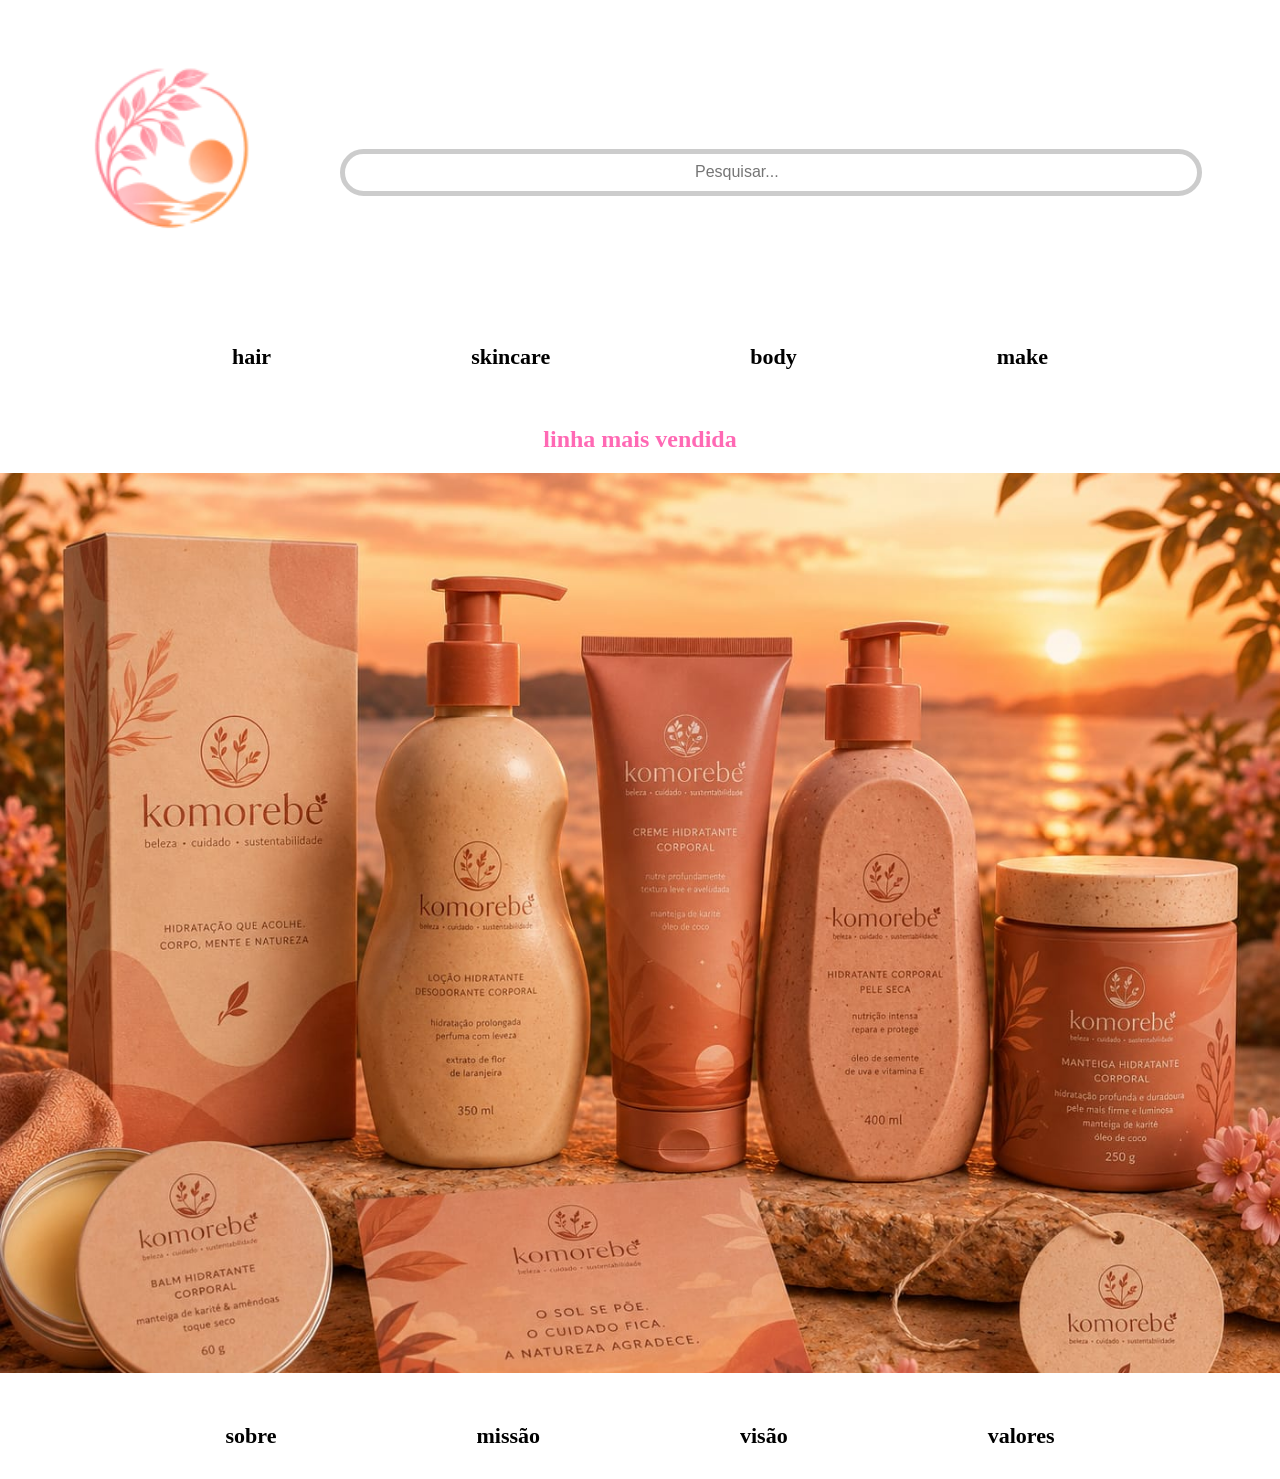
<file: index.html>
<!DOCTYPE html>
<html lang="pt-BR">
<head>
    <meta charset="UTF-8">
    <meta name="viewport" content="width=device-width, initial-scale=1.0px">
    <title>Komorebe</title>
    <link rel="shortcut icon" href="image/android-chrome-192x192.png" type="image/x-icon">
    <link rel="stylesheet" href="style.css">
</head>
<body>
<header>
    <div class="topo">
    <a href="index.html" >
            <img src="image/android-chrome-192x192.png" alt="" class="logo">
    </a>
     <input type="text" placeholder="Pesquisar...">
    </div>
    <nav>
    <ul type="none">
        <li><a href="hair.html" target="_self" class="click">hair</a></li>
        <li><a href="skincare.html" target="_self" class="click">skincare</a></li>
        <li><a href="body.html" target="_self" class="click">body</a></li>
        <li><a href="make.html" target="_self" class="click">make</a></li>
    </ul>
    </nav>
</header>
<main>
    <h2 class="sub">linha mais vendida</h2>
    <img src="image/WhatsApp Image 2026-05-20 at 1.48.15 PM.jpeg" class="imagem">
</main>
<footer>
    <a href="sobre.html" target="_self" class="clique">sobre</a>
    <a href="missao.html" target="_self" class="clique">missão</a>
    <a href="visao.html" target="_self" class="clique">visão</a>
    <a href="valores.html" target="_self" class="clique">valores</a>
</footer>
</body>
</html>
</file>
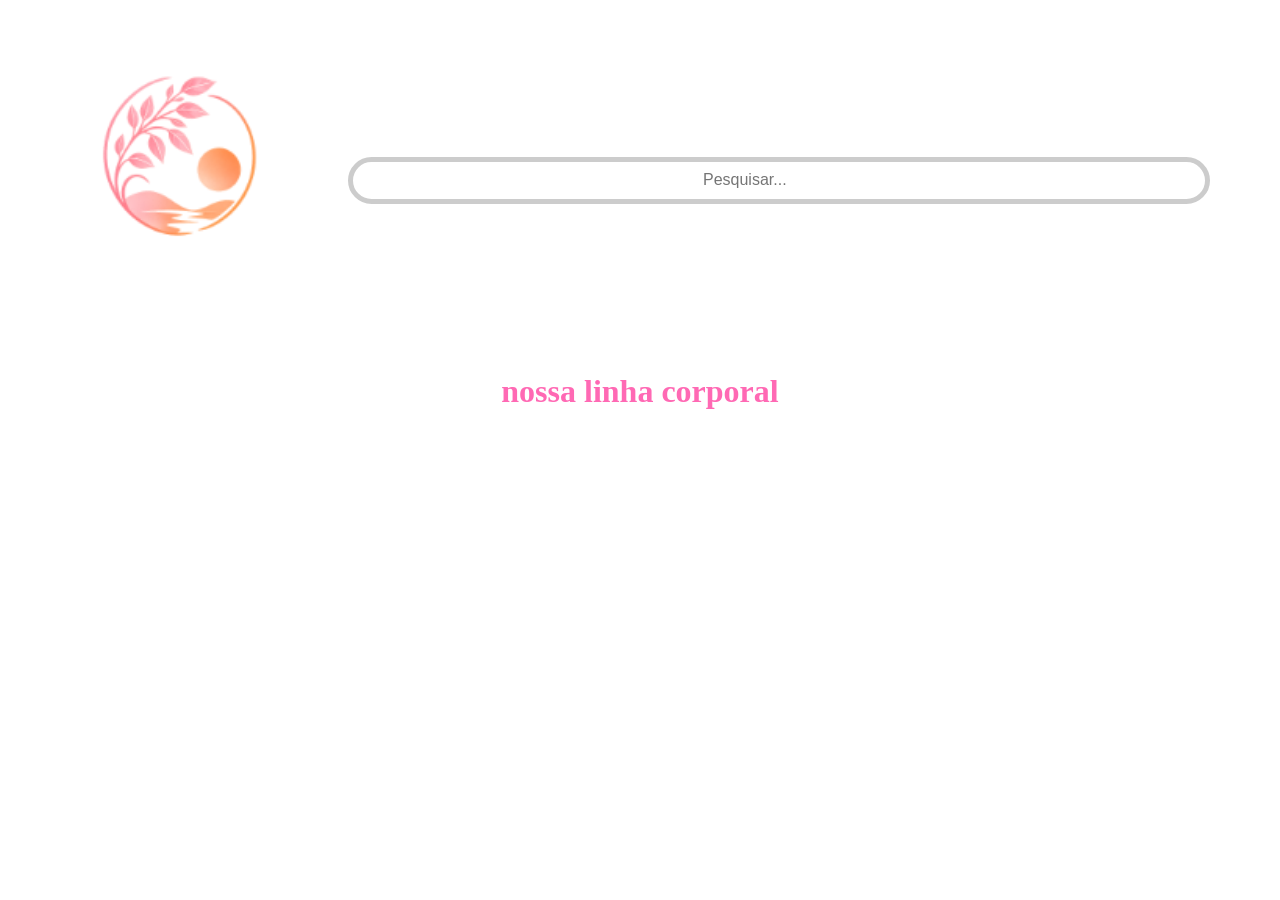
<file: body.html>
<!DOCTYPE html>
<html lang="en">
<head>
    <meta charset="UTF-8">
    <meta name="viewport" content="width=device-width, initial-scale=1.0">
    <title>Komorebe</title>
    <link rel="stylesheet" href="style1.css">
    <link rel="shortcut icon" href="image/android-chrome-192x192.png" type="image/x-icon">
</head>
<header>
    <div class="topo">
    <a href="index.html" >
            <img src="image/android-chrome-192x192.png" alt="" class="logo">
    </a>
     <input type="text" placeholder="Pesquisar...">
    </div>
</header>
<body>
    <h1>nossa linha corporal</h1>
    
</body>
</html>
</file>
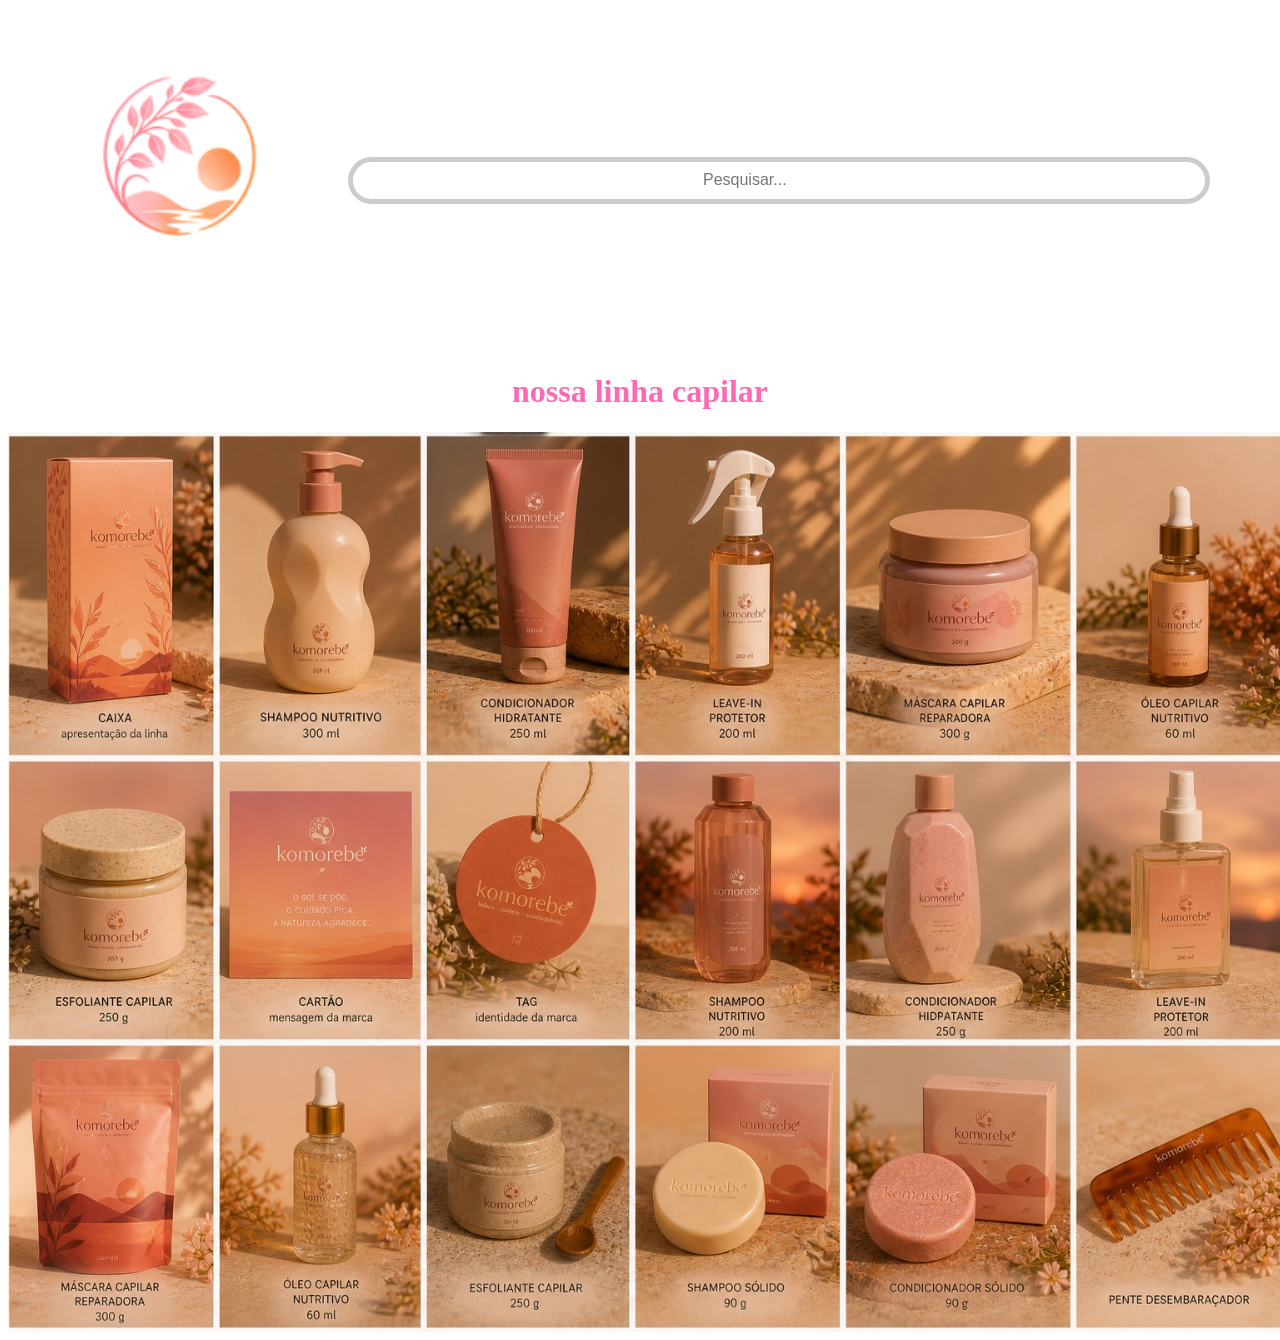
<file: hair.html>
<!DOCTYPE html>
<html lang="en">
<head>
    <meta charset="UTF-8">
    <meta name="viewport" content="width=device-width, initial-scale=1.0">
    <title>Komorebe</title>
    <link rel="stylesheet" href="style1.css">
    <link rel="shortcut icon" href="image/android-chrome-192x192.png" type="image/x-icon">
</head>
<header>
    <div class="topo">
    <a href="index.html" >
            <img src="image/android-chrome-192x192.png" alt="" class="logo">
    </a>
     <input type="text" placeholder="Pesquisar...">
    </div>
</header>
<body>
    <h1>nossa linha capilar</h1>
    <img src="image/WhatsApp Image 2026-05-20 at 1.45.45 PM (1).jpeg" class="imagem">
</body>
</html>
</file>
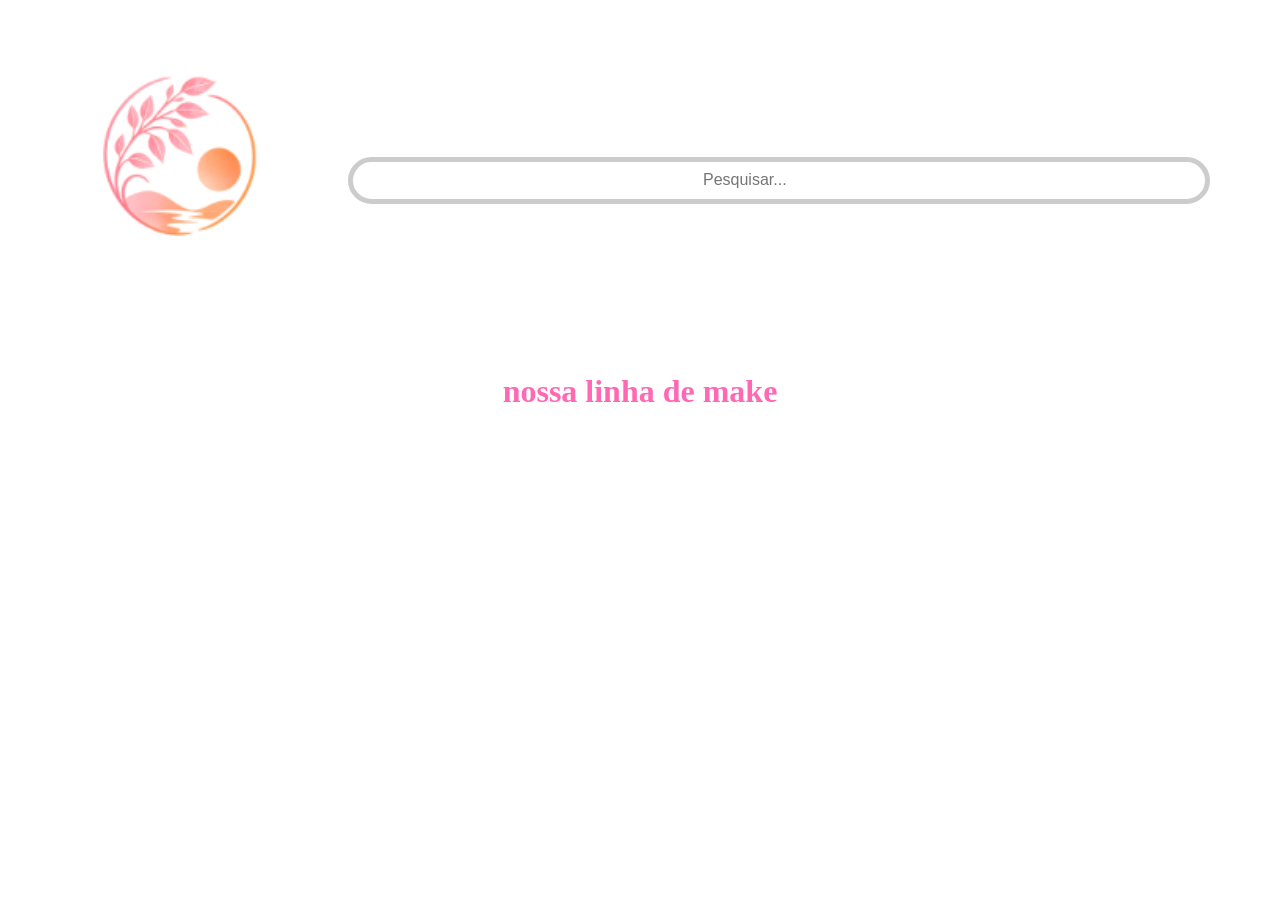
<file: make.html>
<!DOCTYPE html>
<html lang="en">
<head>
    <meta charset="UTF-8">
    <meta name="viewport" content="width=device-width, initial-scale=1.0">
    <title>Komorebe</title>
    <link rel="stylesheet" href="style1.css">
    <link rel="shortcut icon" href="image/android-chrome-192x192.png" type="image/x-icon">
</head>
<header>
    <div class="topo">
    <a href="index.html" >
            <img src="image/android-chrome-192x192.png" alt="" class="logo">
    </a>
     <input type="text" placeholder="Pesquisar...">
    </div>
</header>
<body>
    <h1>nossa linha de make</h1>
    
</body>
</html>
</file>
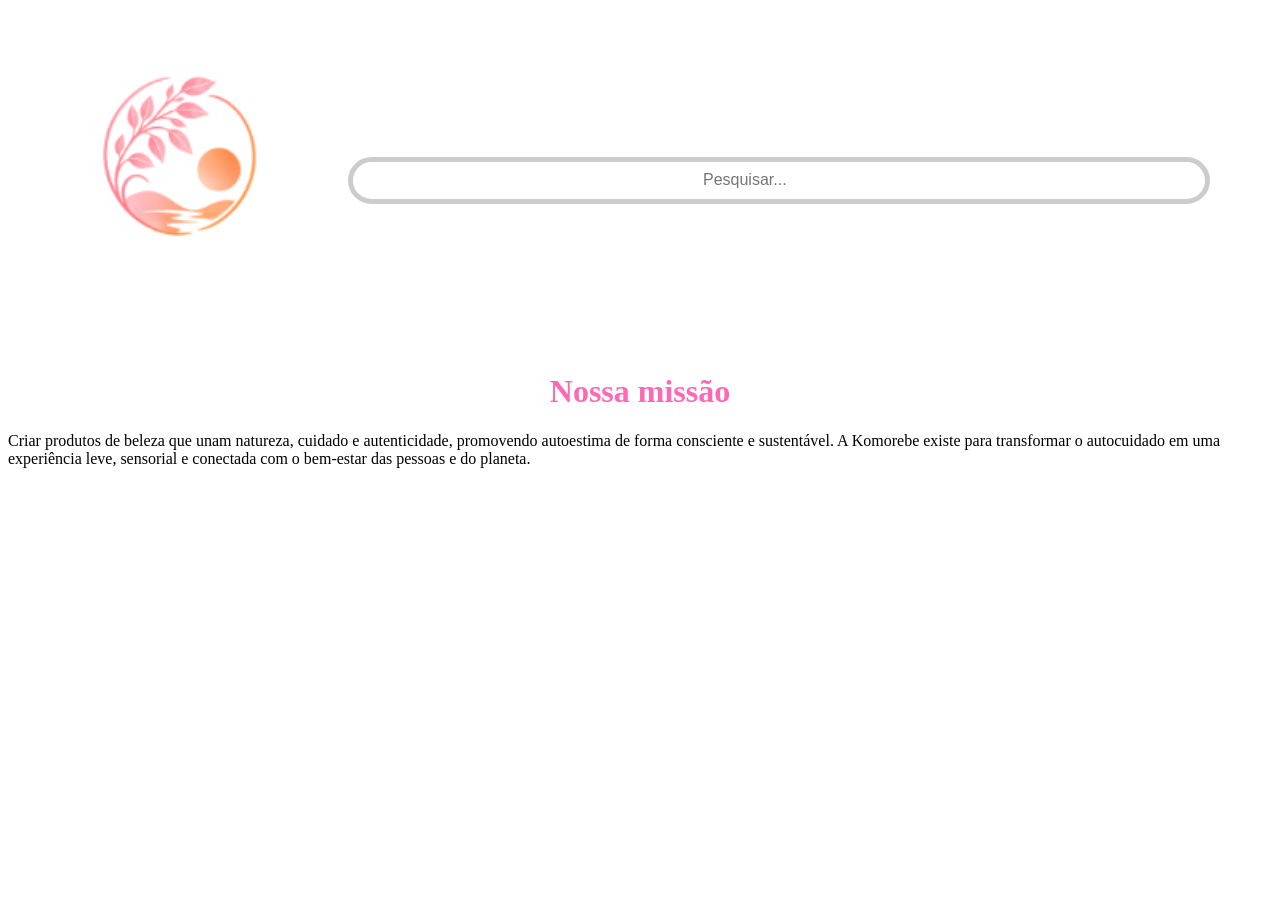
<file: missao.html>
<!DOCTYPE html>
<html lang="en">
<head>
    <meta charset="UTF-8">
    <meta name="viewport" content="width=device-width, initial-scale=1.0">
    <title>Komorebe</title>
    <link rel="shortcut icon" href="image/android-chrome-192x192.png" type="image/x-icon">
    <link rel="stylesheet" href="style1.css">
</head>
<header>
    <div class="topo">
    <a href="index.html" >
            <img src="image/android-chrome-192x192.png" alt="" class="logo">
    </a>
     <input type="text" placeholder="Pesquisar...">
    </div>
</header>
<body>
    <h1>Nossa missão</h1>
    <p>Criar produtos de beleza que unam natureza, cuidado e autenticidade, promovendo autoestima de forma consciente e sustentável. A Komorebe existe para transformar o autocuidado em uma experiência leve, sensorial e conectada com o bem-estar das pessoas e do planeta.</p>
    
</body>
</html>
</file>
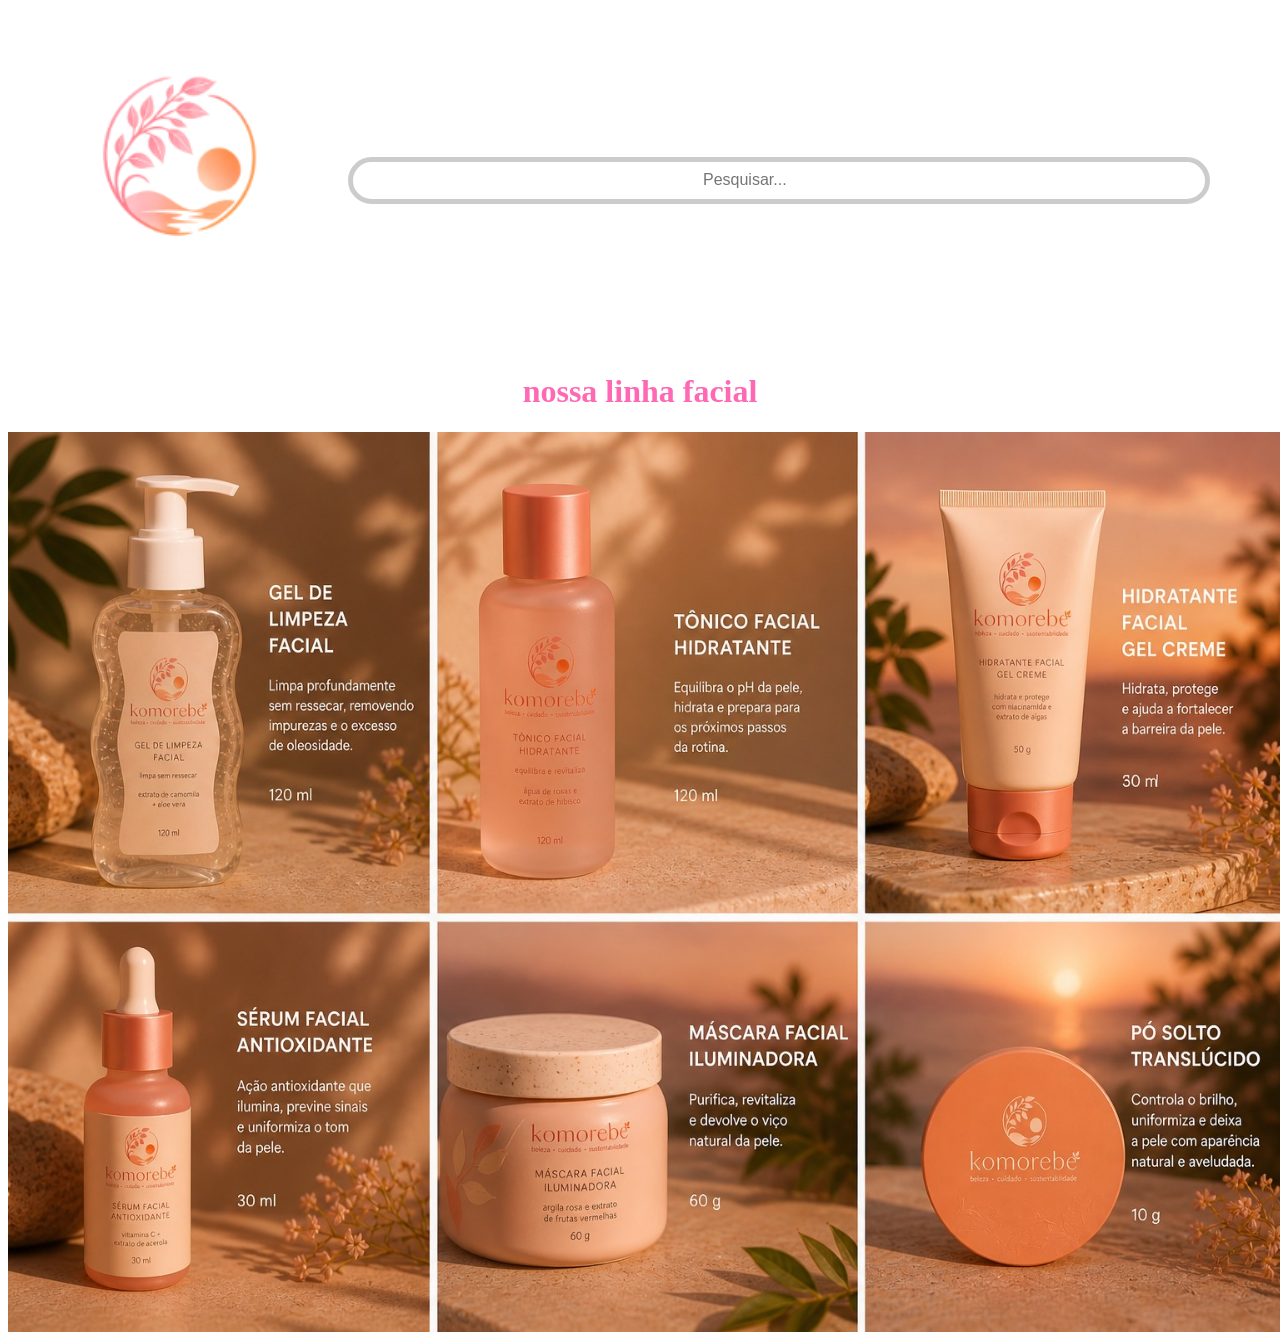
<file: skincare.html>
<!DOCTYPE html>
<html lang="en">
<head>
    <meta charset="UTF-8">
    <meta name="viewport" content="width=device-width, initial-scale=1.0">
    <title>Komorebe</title>
    <link rel="shortcut icon" href="image/android-chrome-192x192.png" type="image/x-icon">
    <link rel="stylesheet" href="style1.css">
</head>
<header>
    <div class="topo">
    <a href="index.html" >
            <img src="image/android-chrome-192x192.png" alt="" class="logo">
    </a>
     <input type="text" placeholder="Pesquisar...">
    </div>
</header>
<body>
    <h1>nossa linha facial</h1>
    <img src="image/WhatsApp Image 2026-05-20 at 1.45.45 PM.jpeg" class="imagem">
    
</body>
</html>
</file>
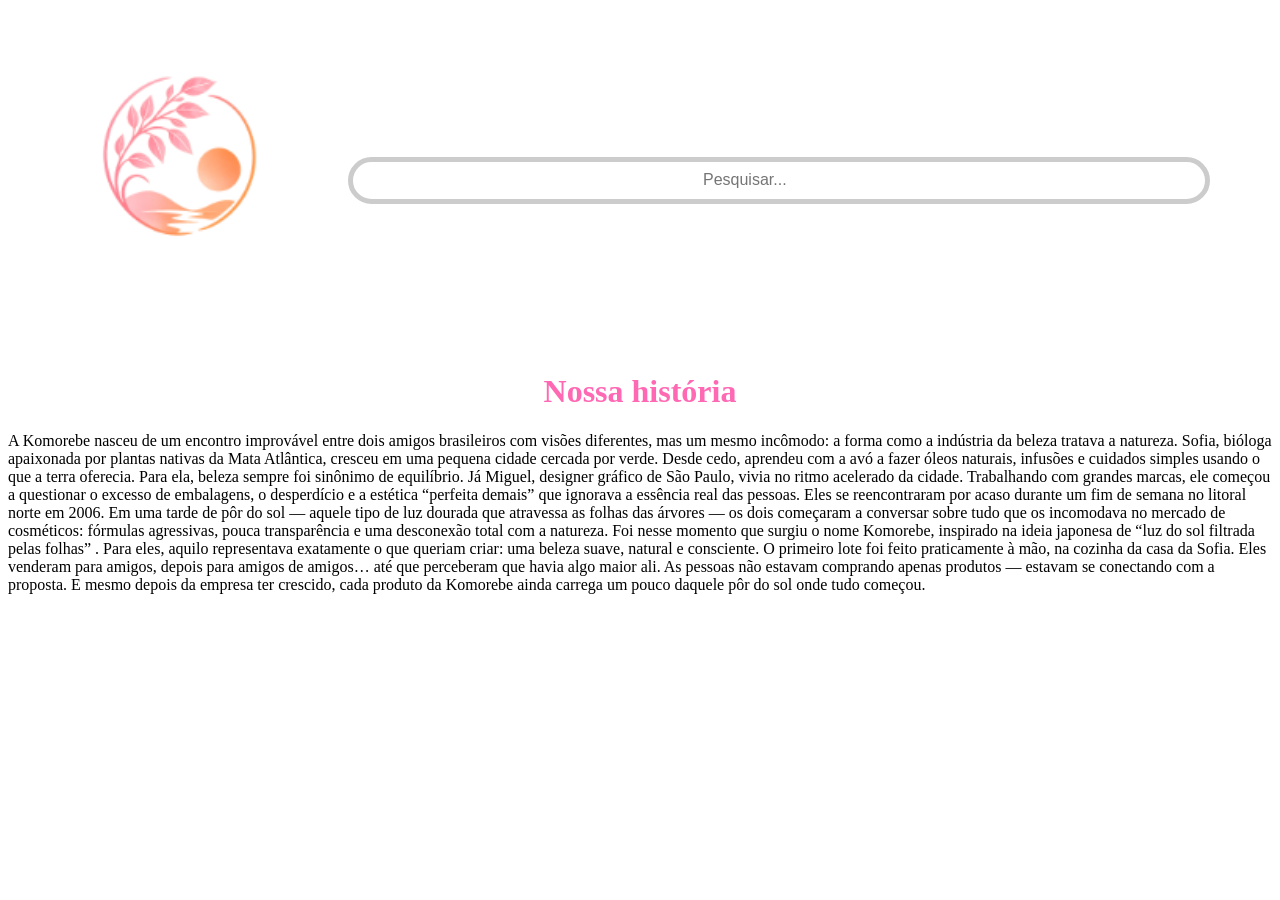
<file: sobre.html>
<!DOCTYPE html>
<html lang="en">
<head>
    <meta charset="UTF-8">
    <meta name="viewport" content="width=device-width, initial-scale=1.0">
    <title>Komorebe</title>
    <link rel="shortcut icon" href="image/android-chrome-192x192.png" type="image/x-icon">
    <link rel="stylesheet" href="style1.css">
</head>
<header>
    <div class="topo">
    <a href="index.html" >
            <img src="image/android-chrome-192x192.png" alt="" class="logo">
    </a>
     <input type="text" placeholder="Pesquisar...">
    </div>
</header>
<body>
    <h1>Nossa história</h1>
    <p>A Komorebe nasceu de um encontro improvável entre dois amigos brasileiros com visões diferentes, mas um
mesmo incômodo: a forma como a indústria da beleza tratava a natureza.
Sofia, bióloga apaixonada por plantas nativas da Mata Atlântica, cresceu em uma pequena cidade cercada por
verde. Desde cedo, aprendeu com a avó a fazer óleos naturais, infusões e cuidados simples usando o que a terra
oferecia. Para ela, beleza sempre foi sinônimo de equilíbrio.
Já Miguel, designer gráfico de São Paulo, vivia no ritmo acelerado da cidade. Trabalhando com grandes marcas,
ele começou a questionar o excesso de embalagens, o desperdício e a estética “perfeita demais” que ignorava a
essência real das pessoas.
Eles se reencontraram por acaso durante um fim de semana no litoral norte em 2006. Em uma tarde de pôr do
sol — aquele tipo de luz dourada que atravessa as folhas das árvores — os dois começaram a conversar sobre
tudo que os incomodava no mercado de cosméticos: fórmulas agressivas, pouca transparência e uma
desconexão total com a natureza.
Foi nesse momento que surgiu o nome Komorebe, inspirado na ideia japonesa de “luz do sol filtrada pelas folhas”
.
Para eles, aquilo representava exatamente o que queriam criar: uma beleza suave, natural e consciente.
O primeiro lote foi feito praticamente à mão, na cozinha da casa da Sofia. Eles venderam para amigos, depois
para amigos de amigos… até que perceberam que havia algo maior ali. As pessoas não estavam comprando
apenas produtos — estavam se conectando com a proposta. E mesmo depois da empresa ter crescido, cada
produto da Komorebe ainda carrega um pouco daquele pôr do sol onde tudo começou.</p>
</body>
</html>
</file>
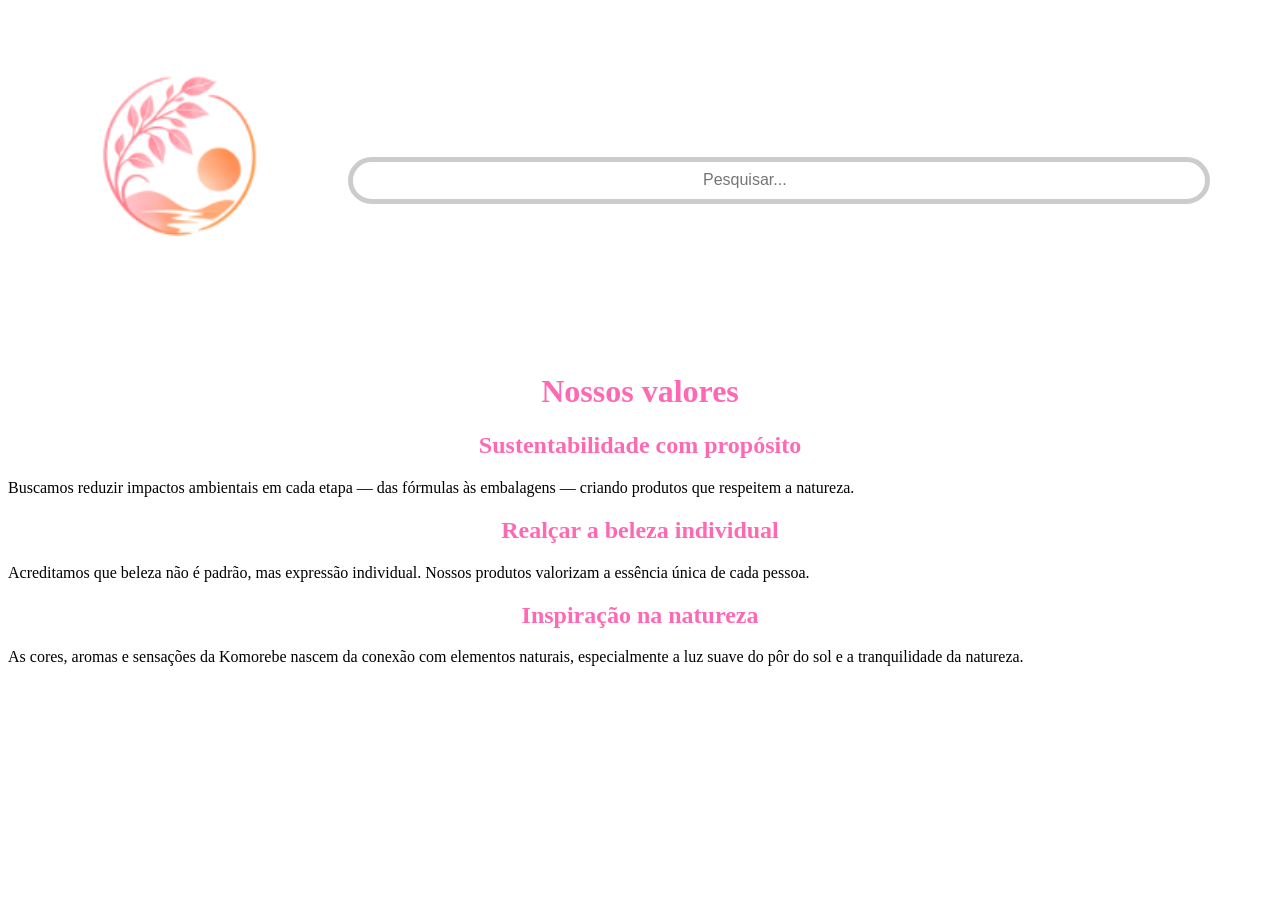
<file: valores.html>
<!DOCTYPE html>
<html lang="en">
<head>
    <meta charset="UTF-8">
    <meta name="viewport" content="width=device-width, initial-scale=1.0">
    <title>Komorebe</title>
    <link rel="shortcut icon" href="image/android-chrome-192x192.png" type="image/x-icon">
    <link rel="stylesheet" href="style1.css">
</head>
<header>
    <div class="topo">
    <a href="index.html" >
            <img src="image/android-chrome-192x192.png" alt="" class="logo">
    </a>
     <input type="text" placeholder="Pesquisar...">
    </div>
</header>
<body>
    <h1>Nossos valores</h1>
    <h2>Sustentabilidade com propósito</h2>
    <p>Buscamos reduzir impactos ambientais em cada etapa — das fórmulas às embalagens — criando produtos que respeitem a natureza.</p>
    <h2>Realçar a beleza  individual</h2>
    <p>Acreditamos que beleza não é padrão, mas expressão individual. Nossos produtos valorizam a essência única de cada pessoa.</p>
    <h2>Inspiração na natureza</h2>
    <p>As cores, aromas e sensações da Komorebe nascem da conexão com elementos naturais, especialmente a luz suave do pôr do sol e a tranquilidade da natureza.</p>
    
</body>
</html>
</file>
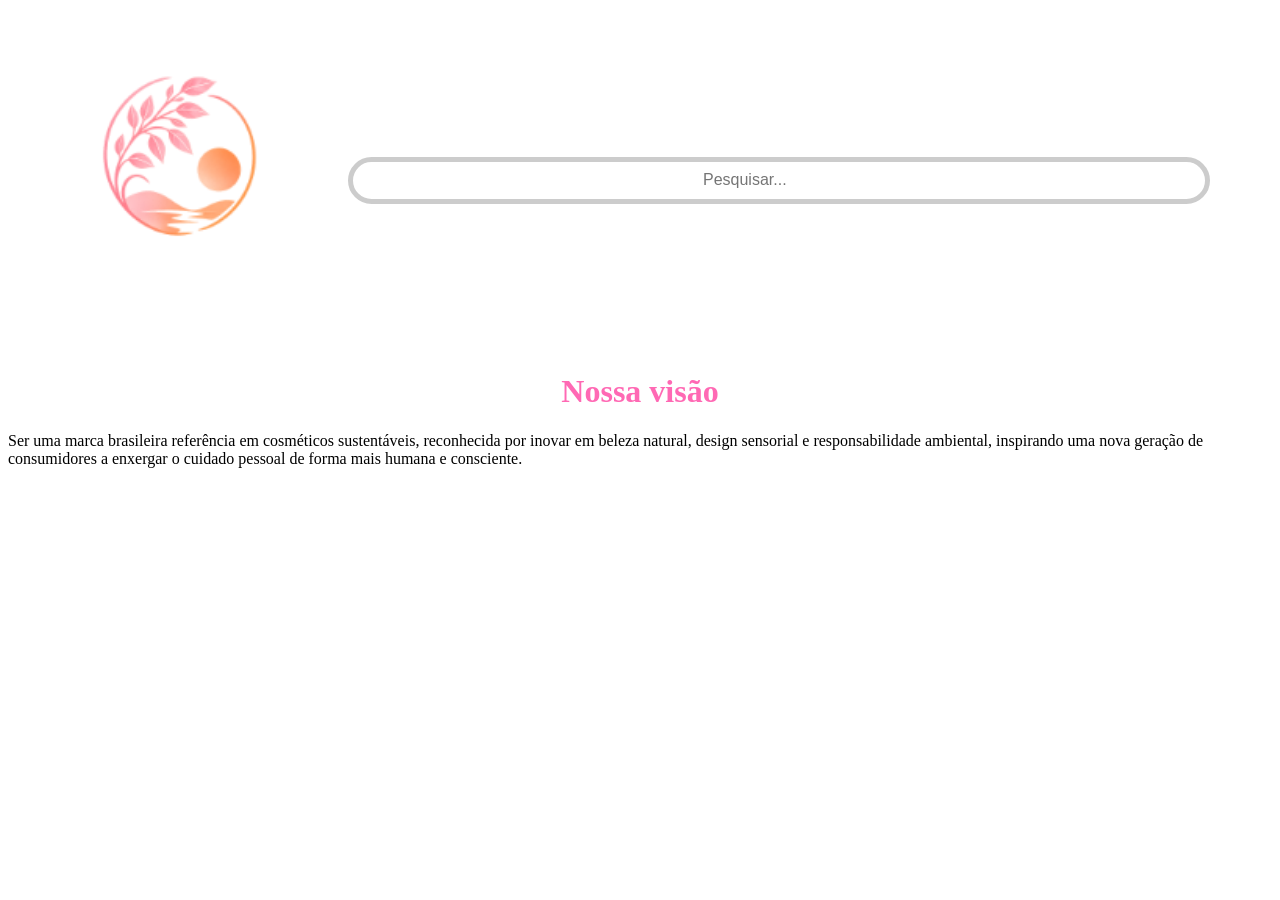
<file: visao.html>
<!DOCTYPE html>
<html lang="en">
<head>
    <meta charset="UTF-8">
    <meta name="viewport" content="width=device-width, initial-scale=1.0">
    <title>Komorebe</title>
    <link rel="shortcut icon" href="image/android-chrome-192x192.png" type="image/x-icon">
    <link rel="stylesheet" href="style1.css">
</head>
<header>
    <div class="topo">
    <a href="index.html" >
            <img src="image/android-chrome-192x192.png" alt="" class="logo">
    </a>
     <input type="text" placeholder="Pesquisar...">
    </div>
</header>
<body>
    <h1>Nossa visão</h1>
    <p>Ser uma marca brasileira referência em cosméticos sustentáveis, reconhecida por inovar em beleza natural, design sensorial e responsabilidade ambiental, inspirando uma nova geração de consumidores a enxergar o cuidado pessoal de forma mais humana e consciente.</p>
    
</body>
</html>
</file>
<file: style.css>
header {
    align-items: center;
    gap: 200px;
    padding: 20px;
}

ul {
    display: flex;
    gap: 200px;
    list-style: none;
    padding: 0;
    margin-top: 20px;
    justify-content: center;
}
.logo {
    width: 300px;
}
body {
    margin: 0;
}
.click {
    text-decoration: none; /* tira o sublinhado */
    color: black; /* muda a cor */
    font-size: 22px; /* tamanho */
    font-family: verdana; /* fonte */
    font-weight: bold; /* negrito */
}
.click:hover {
    color: pink;
}
.topo {
    display: flex;
    align-items: center;
    gap: 20px;
}

input {
    width: 500px;
    height: 35px;
    border-radius: 25px;
    border: 5px solid #ccc;
    padding-left: 350px;
    font-size: 16px;
}
.clique:hover {
    color: #fd8940;
}
.clique {
    text-decoration: none; /* tira o sublinhado */
    color: black; /* muda a cor */
    font-size: 22px; /* tamanho */
    font-family: verdana; /* fonte */
    font-weight: bold; /* negrito */
}
footer {
    align-items: center;
    padding: 30px;
    display: flex;
    gap: 200px;
    list-style: none;
    margin-top: 20px;
    justify-content: center;
}
.imagem {
    width: 100vw;
    height: 100vh;
    object-fit: cover; /* era para nao distorcer a imagem */
    display: block;
}
.sub {
    text-align: center;
    font-family: verdana;
    color: hotpink;
}
</file>
<file: style1.css>
header {
    align-items: center;
    gap: 200px;
    padding: 20px;
}
.logo {
    width: 300px;
}
.topo {
    display: flex;
    align-items: center;
    gap: 20px;
}
input {
    width: 500px;
    height: 35px;
    border-radius: 25px;
    border: 5px solid #ccc;
    padding-left: 350px;
    font-size: 16px;
}
h1 {
    text-align: center;
    font-family: verdana;
    color: hotpink;
}
.imagem {
    width: 100vw;
    height: 100vh;
    display: block;
}
h2 {
    text-align: center;
    font-family: verdana;
    color: hotpink;
}
</file>
